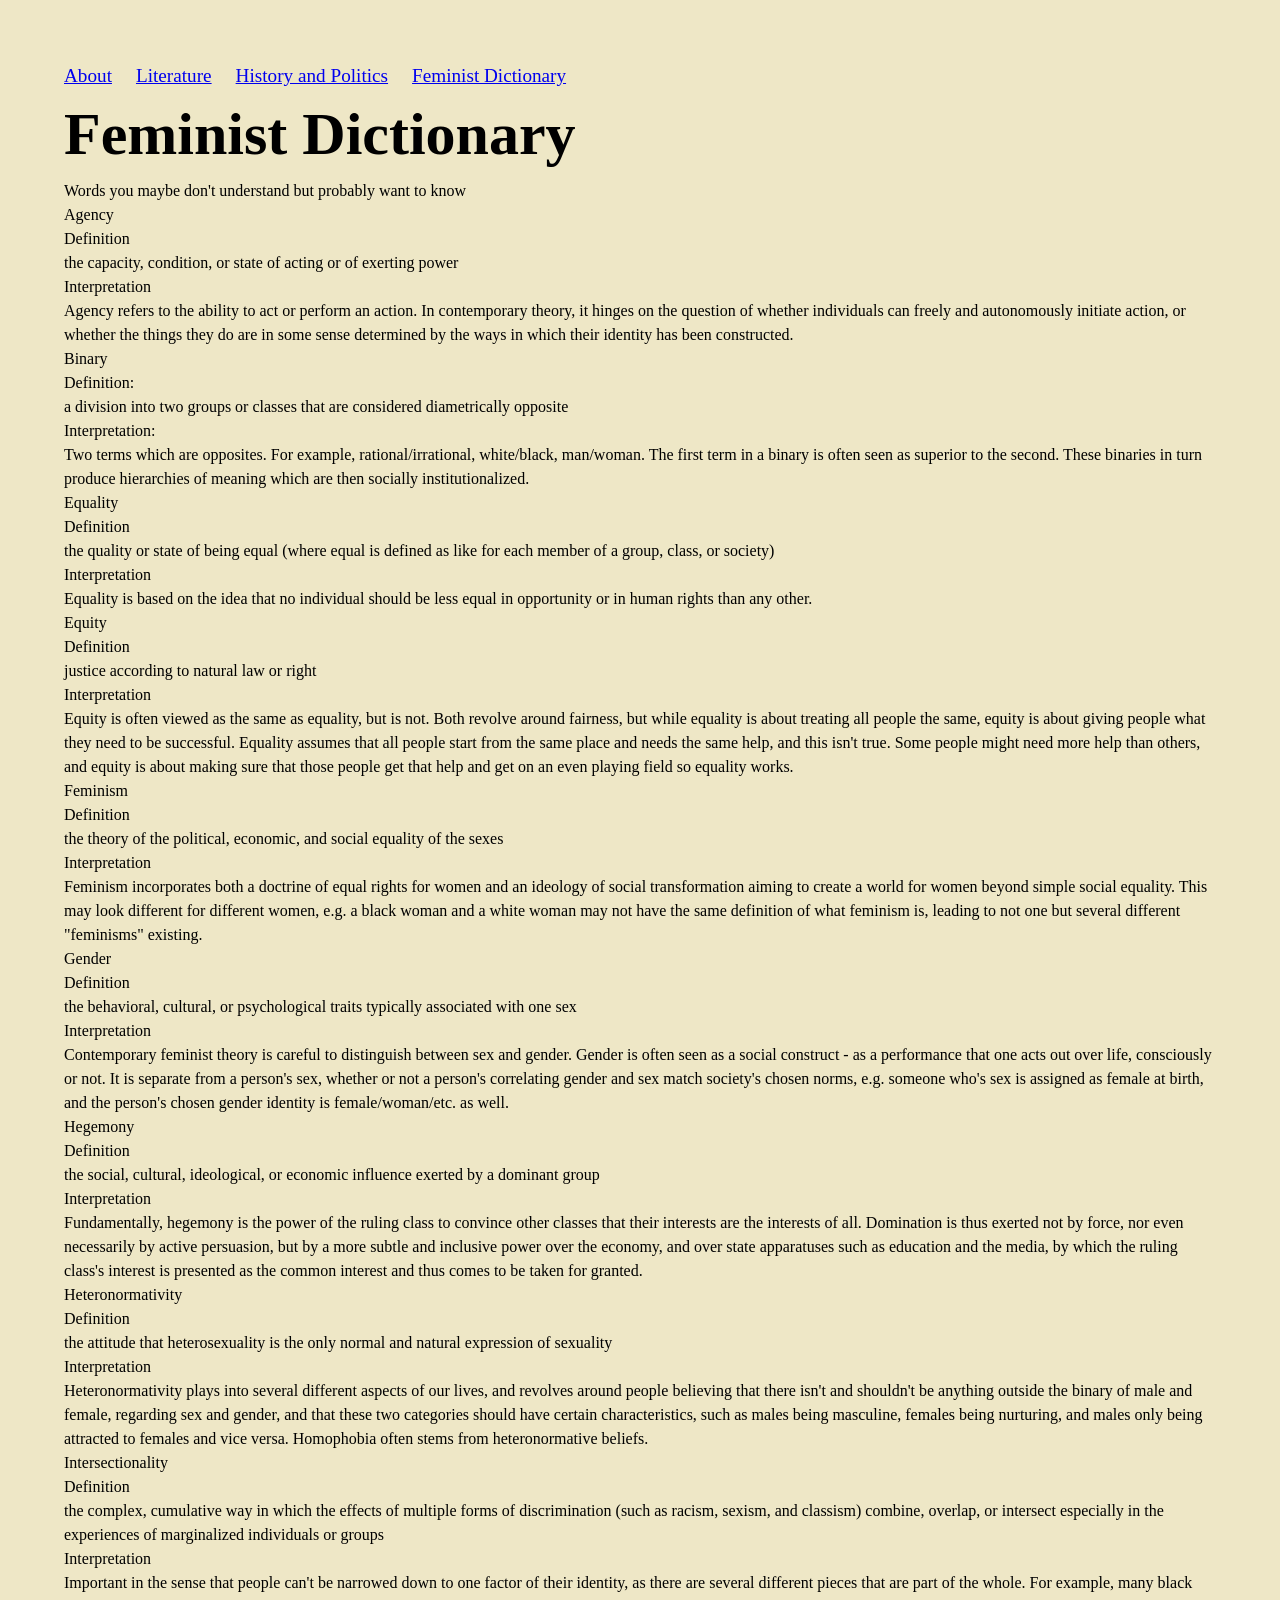
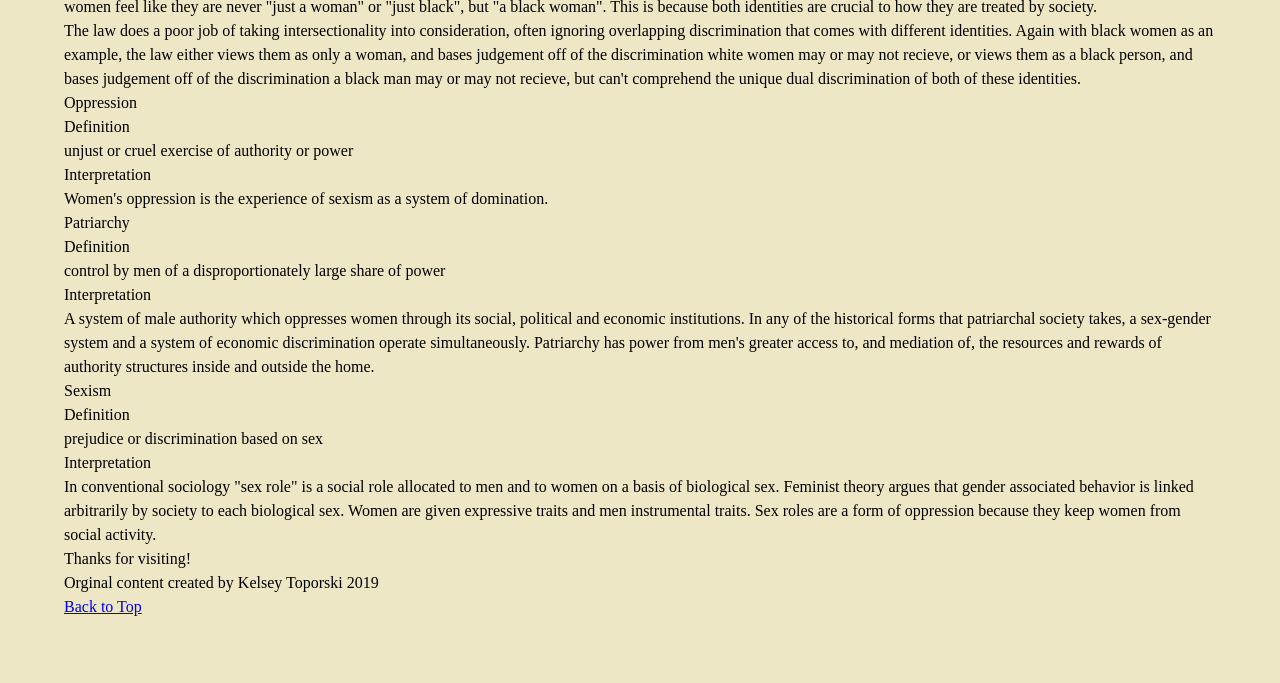
<file: femdict.html>
<!DOCTYPE html>
<html lang="en">
<head>
  <meta charset="UTF-8">

  <meta name="viewport" content="width=device-width, initial-scale=1.0">

  <!-- connects to the stylesheets -->
  <link rel="stylesheet" href="css/reset.css">
  <link rel="stylesheet" href="css/style.css">

  <!-- connect to a Google font -->  
  <!-- connect to a Font Aweseom font -->
  <!-- connect to a favicon -->

  <title>Women's Web - Dictionary</title>
</head>

<body>
  <header>
    <nav>
        <ul>
          <li><a href="index.html">About</a></li>
          <li><a href="literature.html">Literature</a></li>
          <li><a href="history.html">History and Politics</a></li>
          <li><a href="femdict.html">Feminist Dictionary</a></li>
        </ul>
    </nav>
      <!-- definitions from meriam webster -->
      <!-- interpretations from
            The Dictionary of Feminist Theory - Maggie Humm,
            Key Concepts In Post-Colonial Studies - Ashcroft, Bill, Gareth Griffiths, and Helen Tiffin,
            or myself -->
      <!-- interpretation of equity from https://everydayfeminism.com/2014/09/equality-is-not-enough/ -->

    <h1>Feminist Dictionary</h1>
    Words you maybe don't understand but probably want to know

  </header>

  <main>
  

      <!-- definitions from meriam webster -->
      <!-- interpretations from
            The Dictionary of Feminist Theory - Maggie Humm,
            Key Concepts In Post-Colonial Studies - Ashcroft, Bill, Gareth Griffiths, and Helen Tiffin,
            or myself -->
      <!-- interpretation of equity from https://everydayfeminism.com/2014/09/equality-is-not-enough/ -->

      <dl>
        <dt>Agency</dt>
        <dd>Definition
          <p>
            the capacity, condition, or state of acting or of exerting power
          </p>
        <dd>Interpretation
          <p>
            Agency refers to the ability to act or perform an action. In contemporary theory, it hinges on the question of whether individuals can freely and autonomously initiate action, or whether the things they do are in some sense determined by the ways in which their identity has been constructed.
          </p>

        
        <dt>Binary</dt>
        <dd>Definition:
          <p>
            a division into two groups or classes that are considered diametrically opposite
          </p></dd>
        <dd>Interpretation:
          <p>
            Two terms which are opposites. For example, rational/irrational, white/black, man/woman. The first term in a binary is often seen as superior to the second. These binaries in turn produce hierarchies of meaning which are then socially institutionalized.
          </p></dd>
        
          
        <dt>Equality</dt>
        <dd>Definition
          <p>
            the quality or state of being equal (where equal is defined as like for each member of a group, class, or society)
          </p></dd>
        <dd>Interpretation
          <p>
            Equality is based on the idea that no individual should be less equal in opportunity or in human rights than any other.
          </p></dd>
        
          
        <dt>Equity</dt>
        <dd>Definition
          <p>
            justice according to natural law or right
          </p></dd>
        <dd>Interpretation
          <p>
            Equity is often viewed as the same as equality, but is not. Both revolve around fairness, but while equality is about treating all people the same, equity is about giving people what they need to be successful. Equality assumes that all people start from the same place and needs the same help, and this isn't true. Some people might need more help than others, and equity is about making sure that those people get that help and get on an even playing field so equality works.
          </p></dd>
        
          
        <dt>Feminism</dt>
        <dd>Definition
          <p>
            the theory of the political, economic, and social equality of the sexes
          </p></dd>
        <dd>Interpretation
          <p>
            Feminism incorporates both a doctrine of equal rights for women and an ideology of social transformation aiming to create a world for women beyond simple social equality. This may look different for different women, e.g. a black woman and a white woman may not have the same definition of what feminism is, leading to not one but several different "feminisms" existing.
          </p></dd>
       
          
        <dt>Gender</dt>
        <dd>Definition
          <p>
            the behavioral, cultural, or psychological traits typically associated with one sex
          </p></dd>
        <dd>Interpretation
          <p>
            Contemporary feminist theory is careful to distinguish between sex and gender. Gender is often seen as a social construct - as a performance that one acts out over life, consciously or not. It is separate from a person's sex, whether or not a person's correlating gender and sex match society's chosen norms, e.g. someone who's sex is assigned as female at birth, and the person's chosen gender identity is female/woman/etc. as well.
          </p></dd>
        
          
        <dt>Hegemony</dt>
        <dd>Definition
          <p>
            the social, cultural, ideological, or economic influence exerted by a dominant group
          </p></dd>
        <dd>Interpretation
          <p>
            Fundamentally, hegemony is the power of the ruling class to convince other classes that their interests are the interests of all.  Domination is thus exerted not by force, nor even necessarily by active persuasion, but by a more subtle and inclusive power over the economy, and over state apparatuses such as education and the media, by which the ruling class's interest is presented as the common interest and thus comes to be taken for granted.
          </p></dd>
       
          
        <dt>Heteronormativity</dt>
        <dd>Definition
          <p>
            the attitude that heterosexuality is the only normal and natural expression of sexuality
          </p></dd>
        <dd>Interpretation
          <p>
            Heteronormativity plays into several different aspects of our lives, and revolves around people believing that there isn't and shouldn't be anything outside the binary of male and female, regarding sex and gender, and that these two categories should have certain characteristics, such as males being masculine, females being nurturing, and males only being attracted to females and vice versa. Homophobia often stems from heteronormative beliefs.
          </p></dd>
        
          
        <dt>Intersectionality</dt>
        <dd>Definition
          <p>
            the complex, cumulative way in which the effects of multiple forms of discrimination (such as racism, sexism, and classism) combine, overlap, or intersect especially in the experiences of marginalized individuals or groups
          </p></dd>
        <dd>Interpretation
          <p>
            Important in the sense that people can't be narrowed down to one factor of their identity, as there are several different pieces that are part of the whole. For example, many black women feel like they are never "just a woman" or "just black", but "a black woman". This is because both identities are crucial to how they are treated by society.
          </p>
          <p>
            The law does a poor job of taking intersectionality into consideration, often ignoring overlapping discrimination that comes with different identities. Again with black women as an example, the law either views them as only a woman, and bases judgement off of the discrimination white women may or may not recieve, or views them as a black person, and bases judgement off of the discrimination a black man may or may not recieve, but can't comprehend the unique dual discrimination of both of these identities.
          </p></dd>
           
          
        <dt>Oppression</dt>
        <dd>Definition
          <p>
            unjust or cruel exercise of authority or power
          </p></dd>
        <dd>Interpretation
          <p>
            Women's oppression is the experience of sexism as a system of domination.
          </p></dd>
       
          
        <dt>Patriarchy</dt>
        <dd>Definition
          <p>
            control by men of a disproportionately large share of power
          </p></dd>
        <dd>Interpretation
          <p>
            A system of male authority which oppresses women through its social, political and economic institutions. In any of the historical forms that patriarchal society takes, a sex-gender system and a system of economic discrimination operate simultaneously. Patriarchy has power from men's greater access to, and mediation of, the resources and rewards of authority structures inside and outside the home.
          </p></dd>
             
          
        <dt>Sexism</dt>
        <dd>Definition
          <p>
            prejudice or discrimination based on sex
          </p></dd>
        <dd>Interpretation
          <p>
            In conventional sociology "sex role" is a social role allocated to men and to women on a basis of biological sex. Feminist theory argues that gender associated behavior is linked arbitrarily by society to each biological sex. Women are given expressive traits and men instrumental traits. Sex roles are a form of oppression because they keep women from social activity.
          </p></dd>
      </dl>

    </main>

    <footer>
      <p class="thanks">
        Thanks for visiting! <i class="far fa-grin"></i>
      </p>
      <p>Orginal content created by Kelsey Toporski 2019</p>

      <a href="#top" class="tops">Back to Top</a>
    </footer>

</body>
</html>
</file>
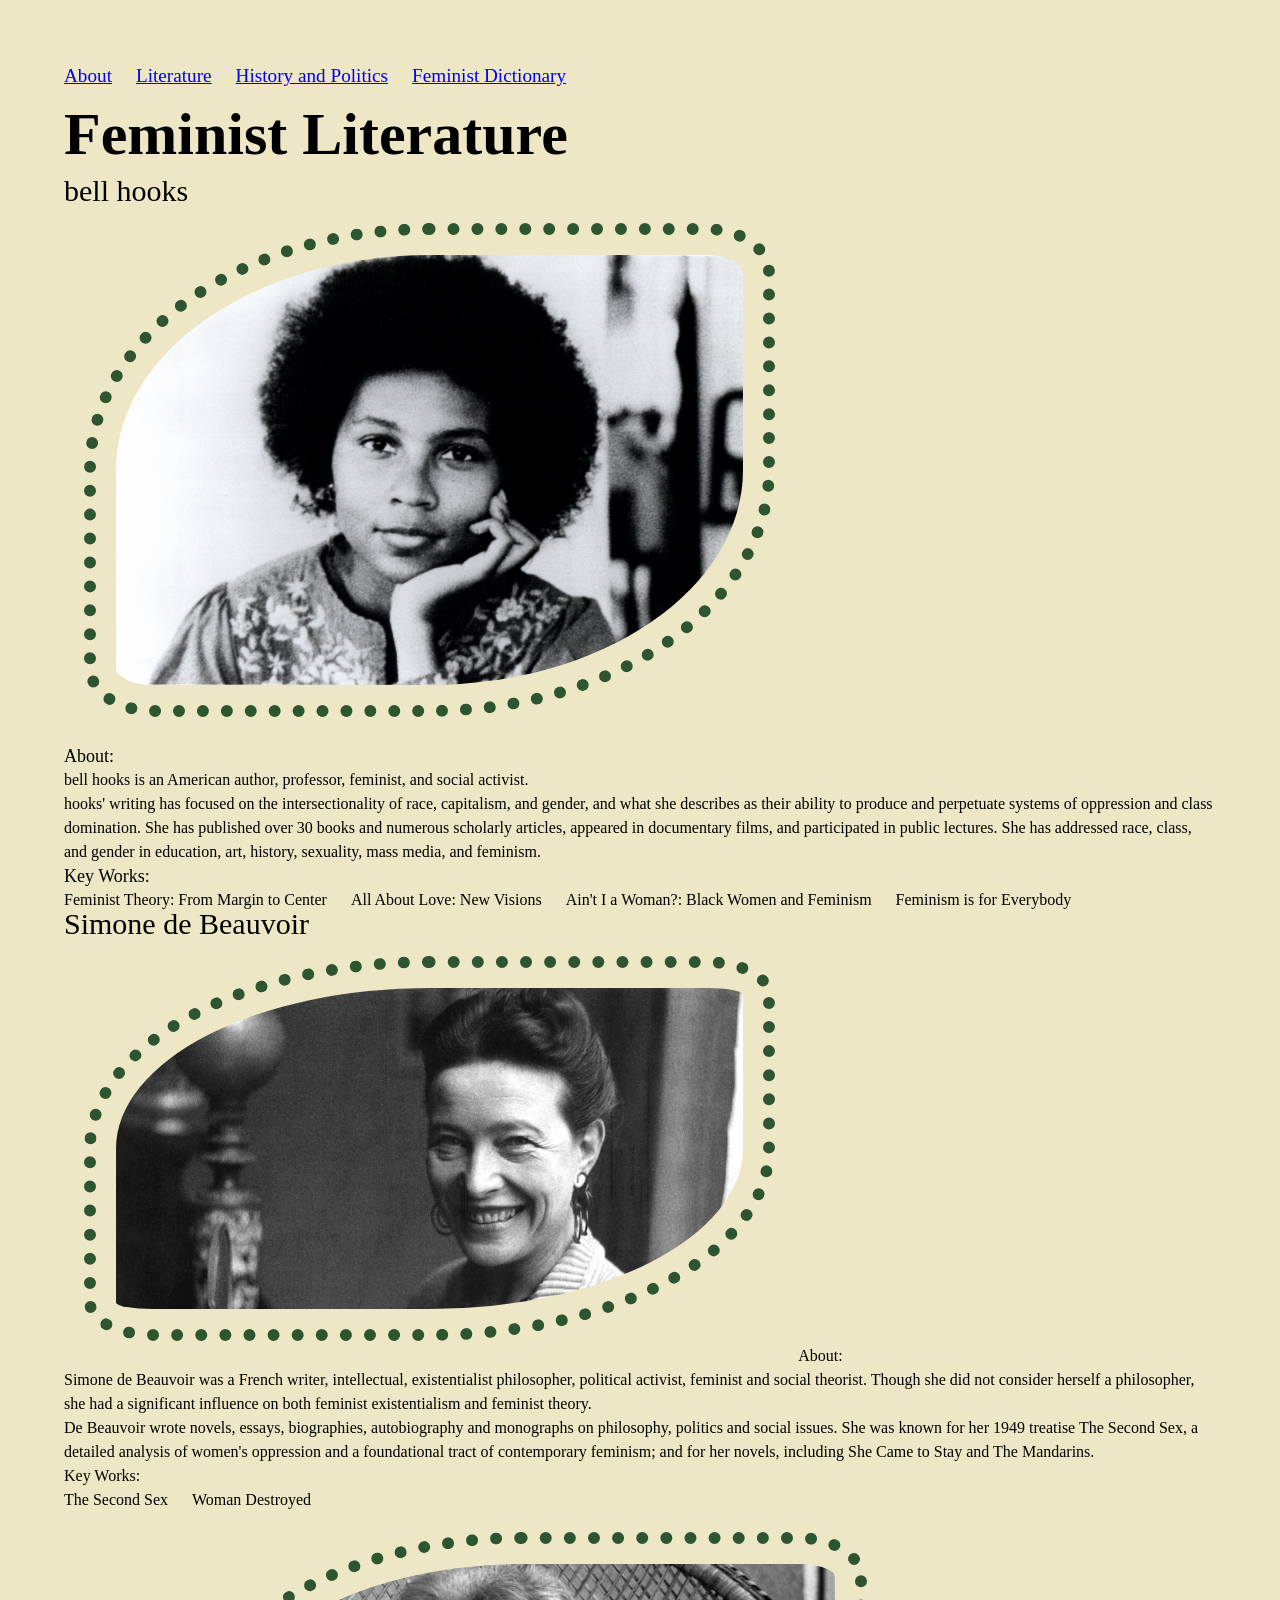
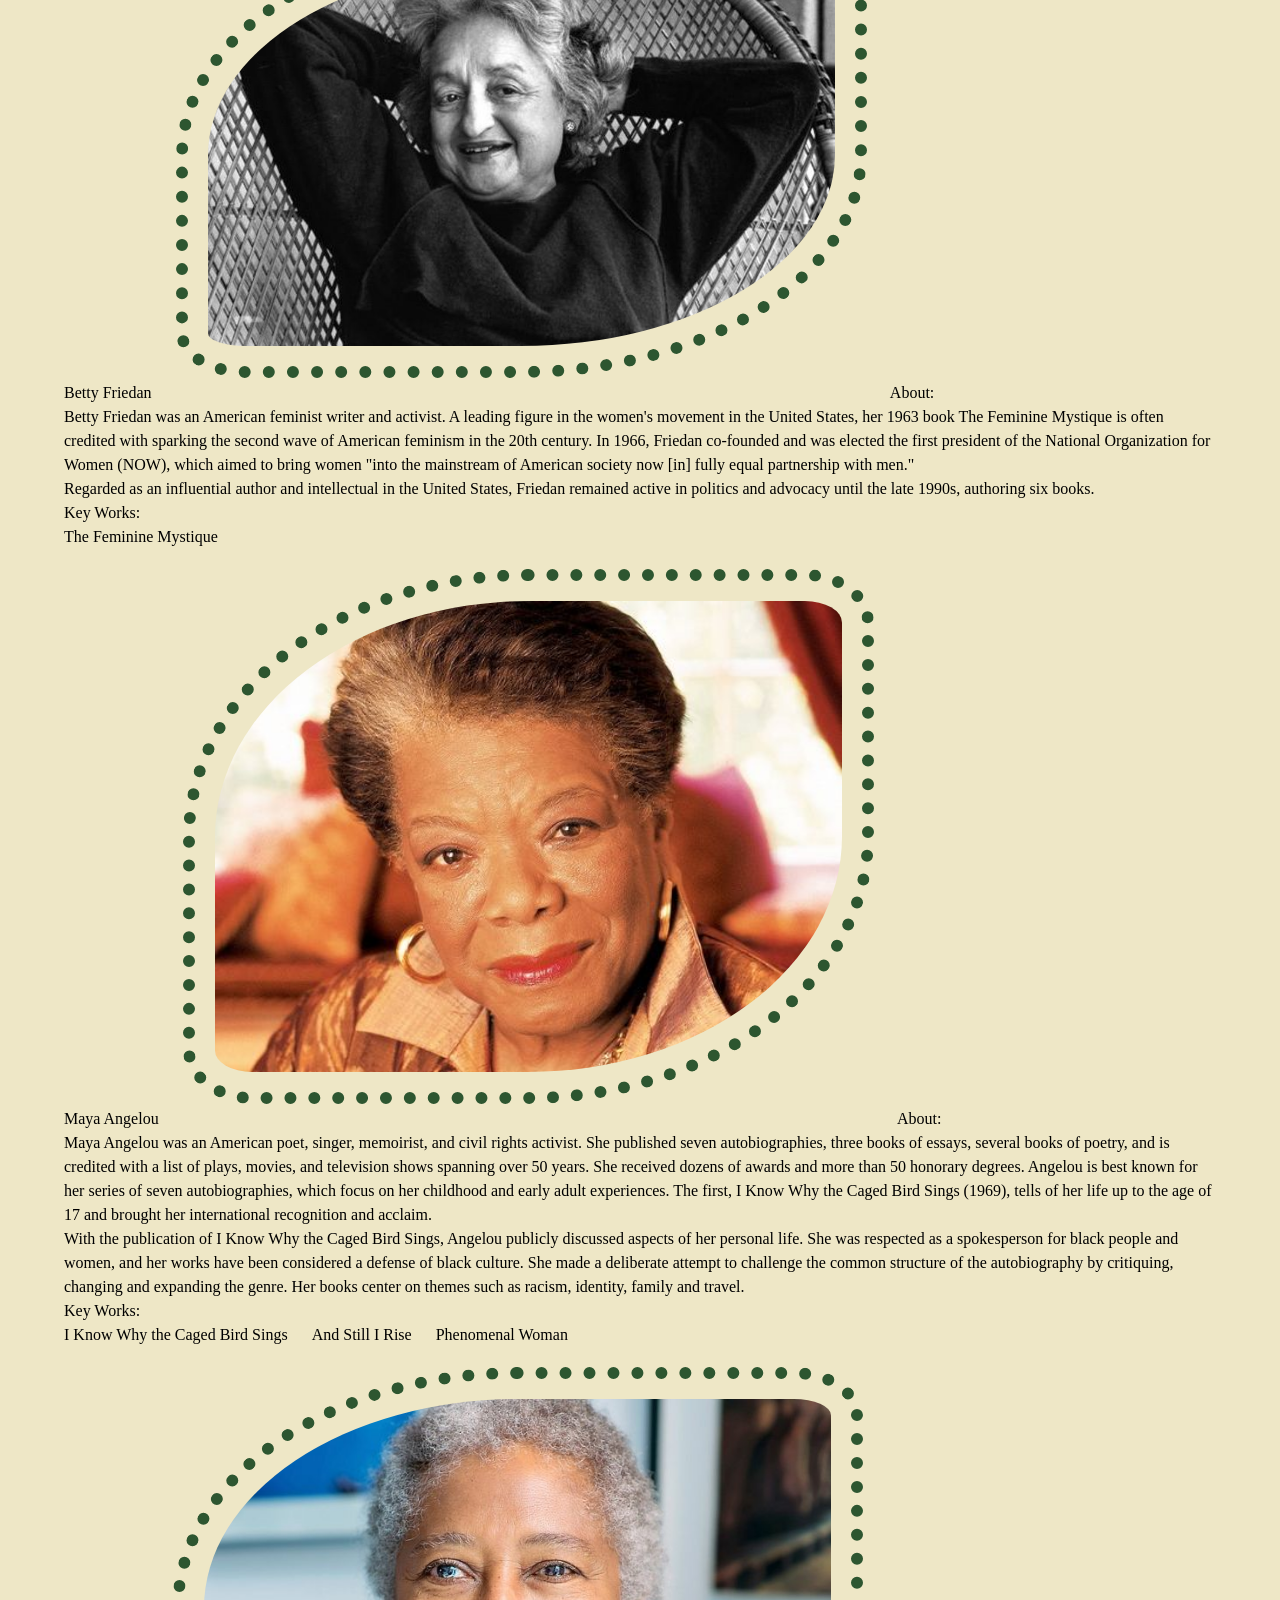
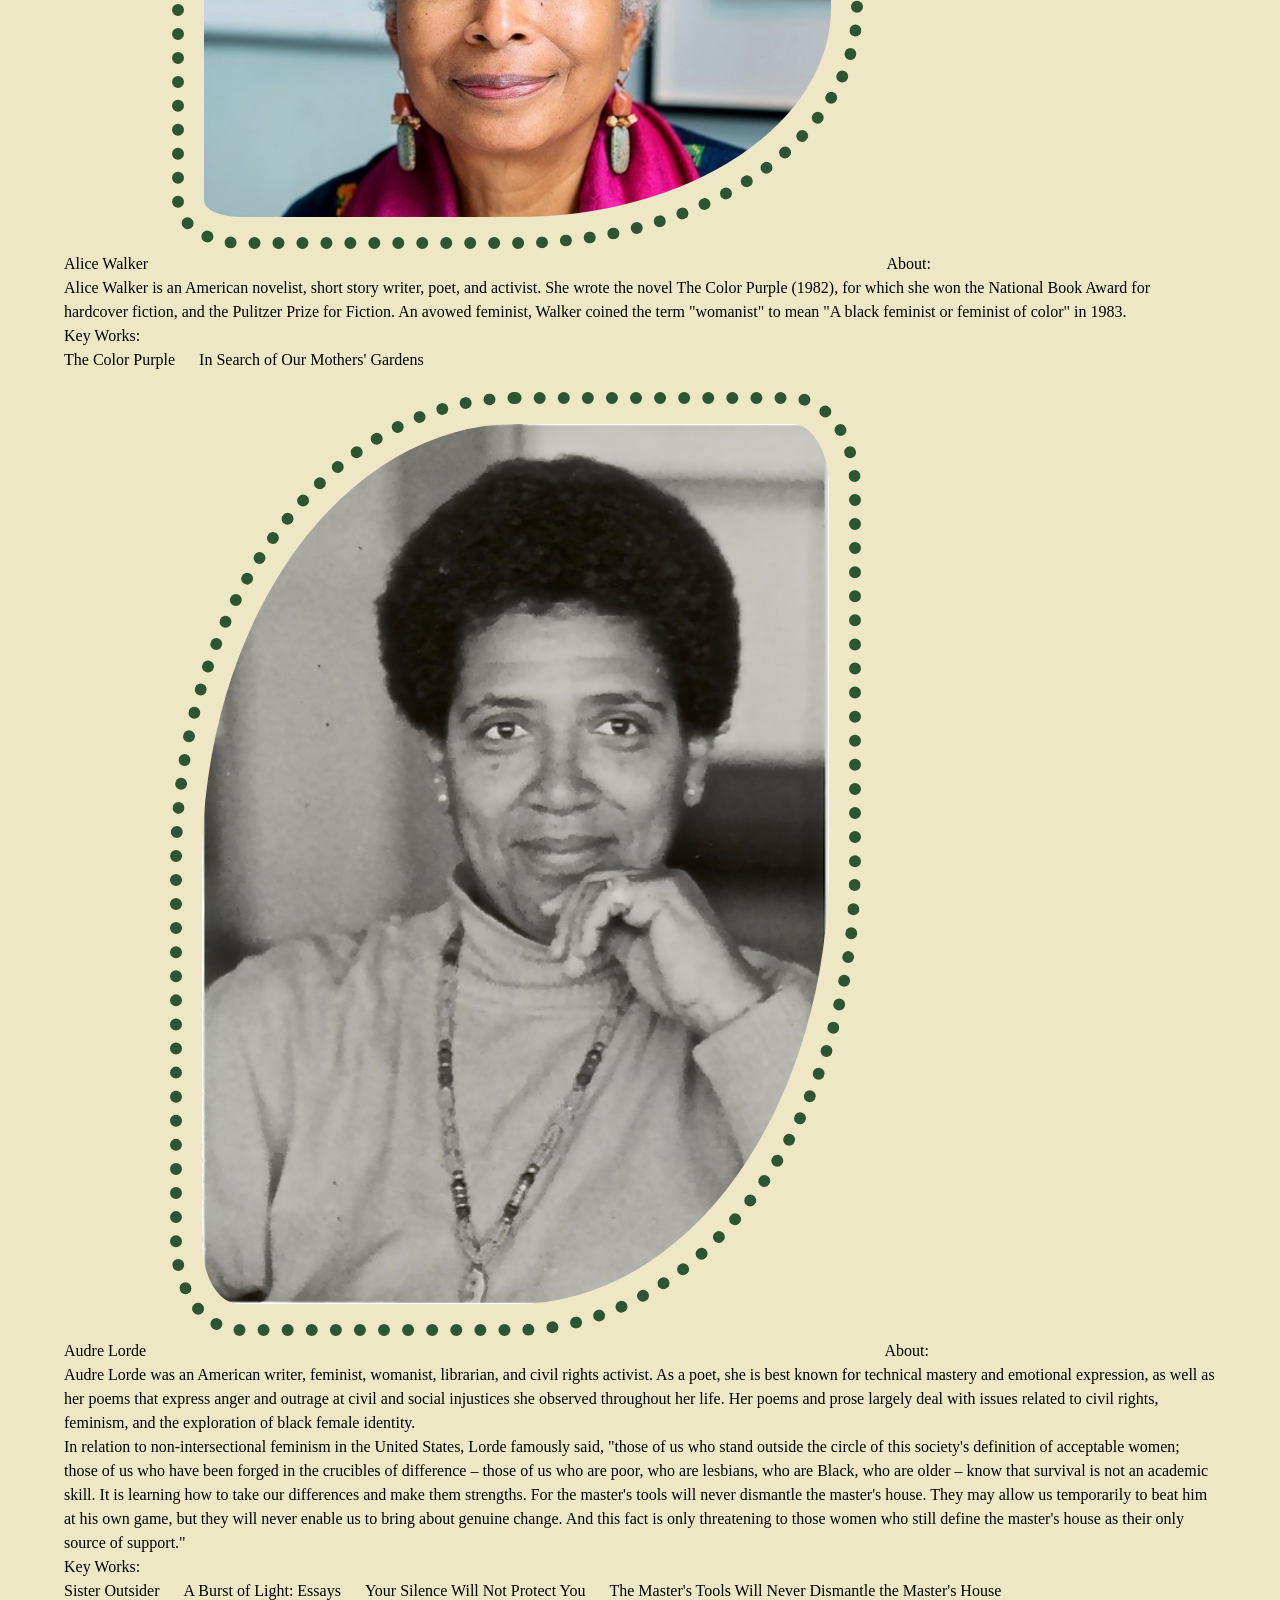
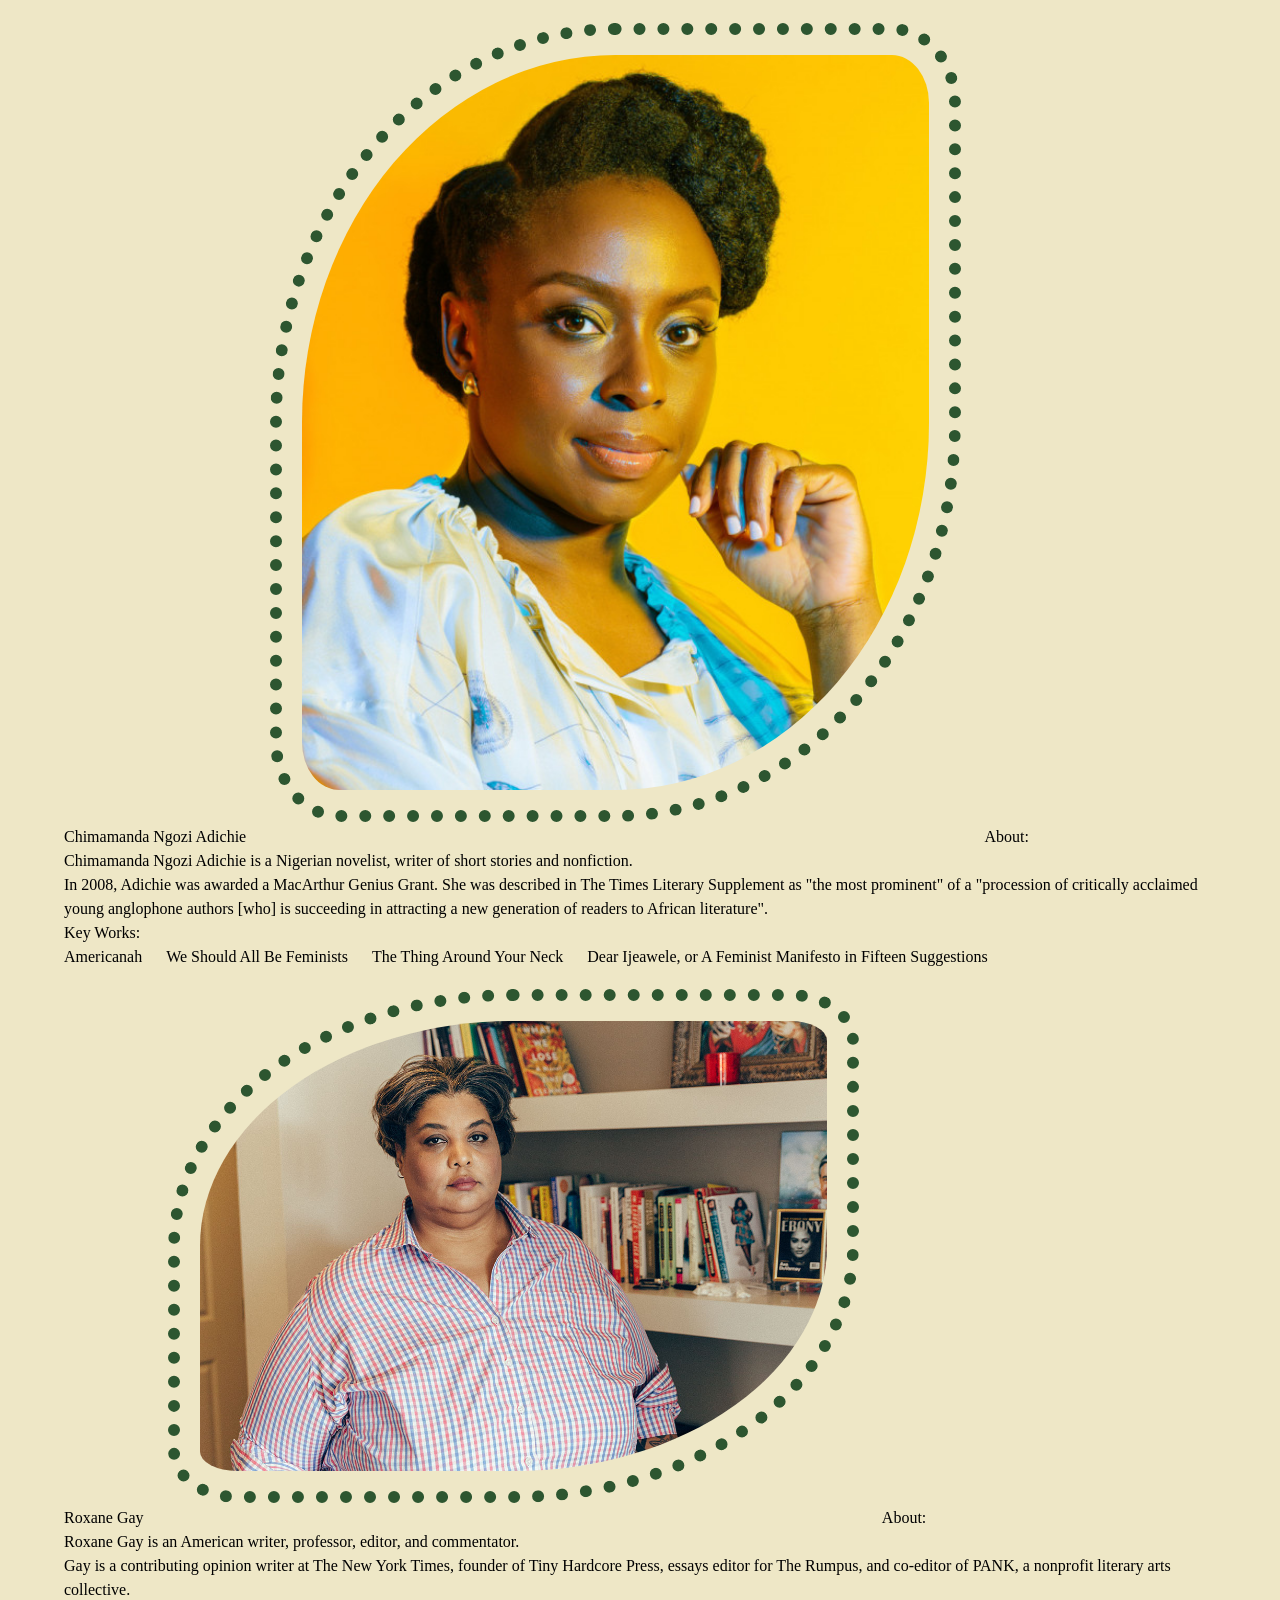
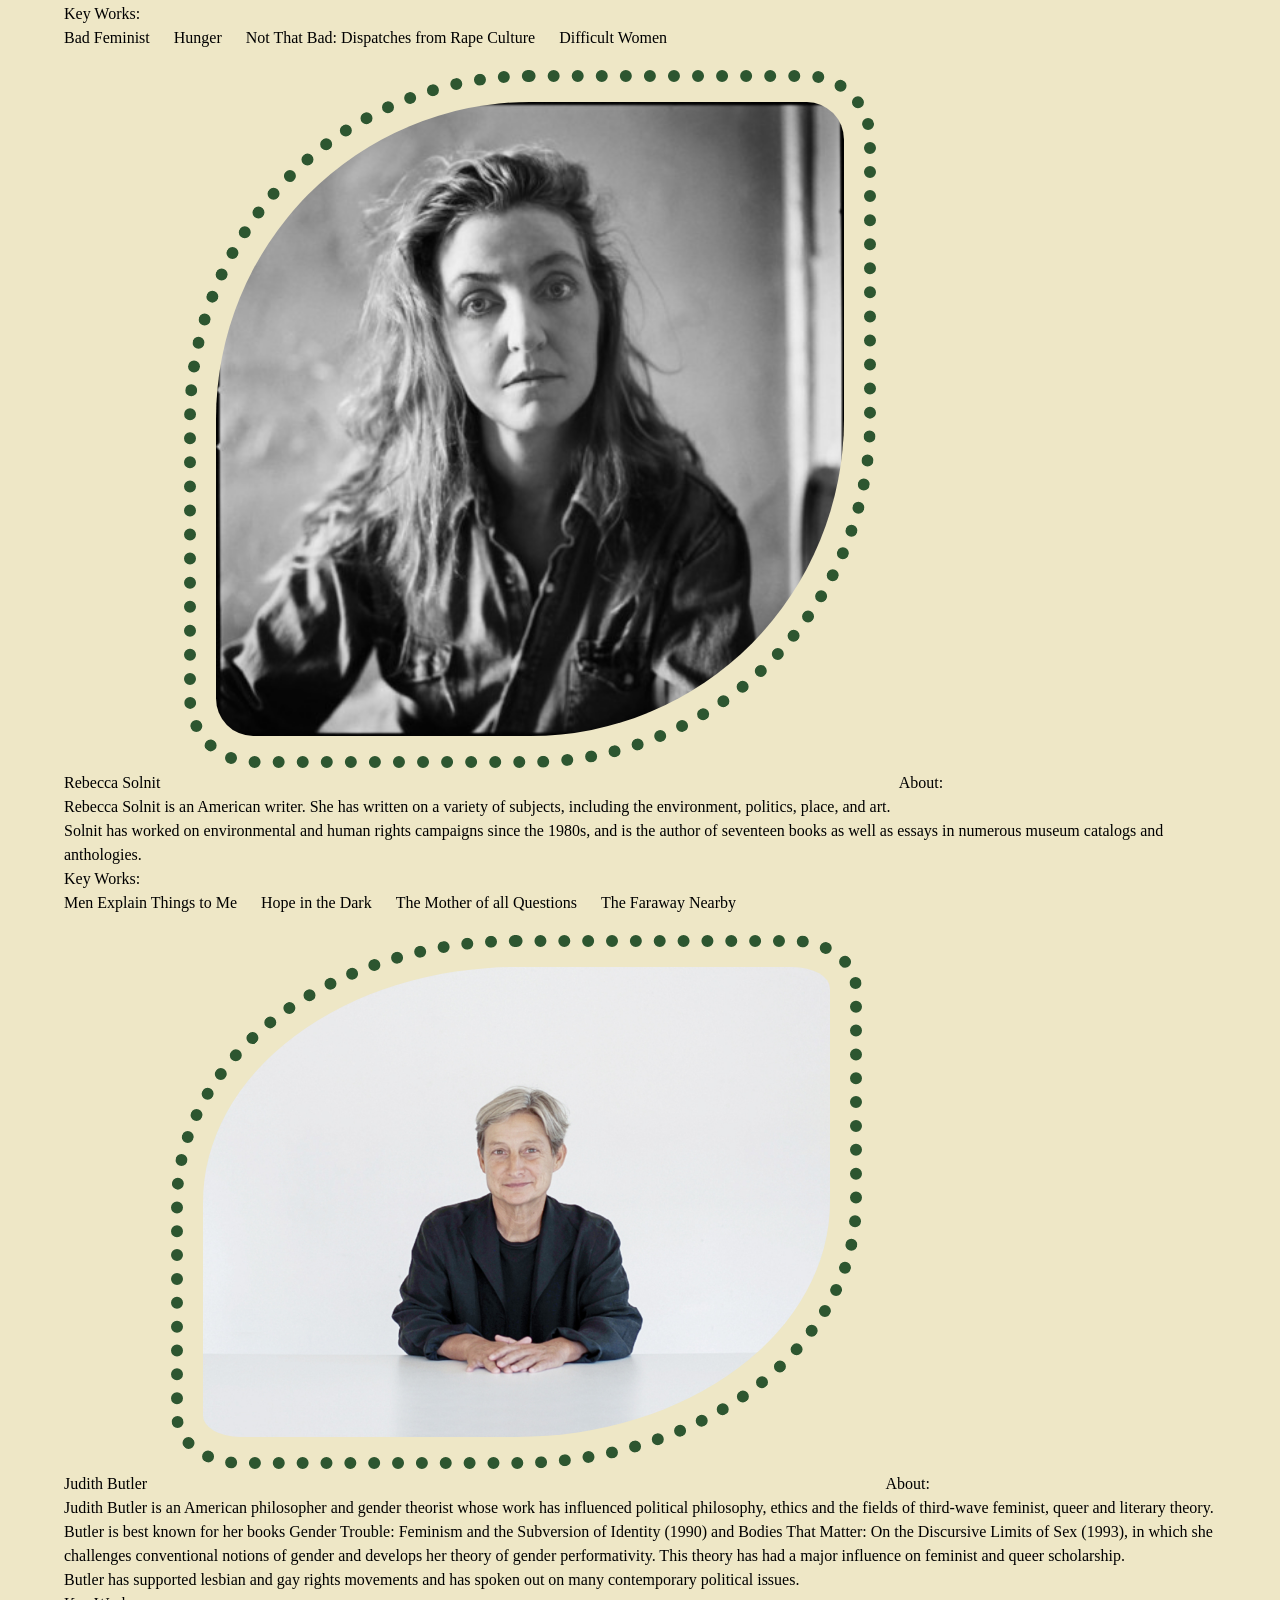
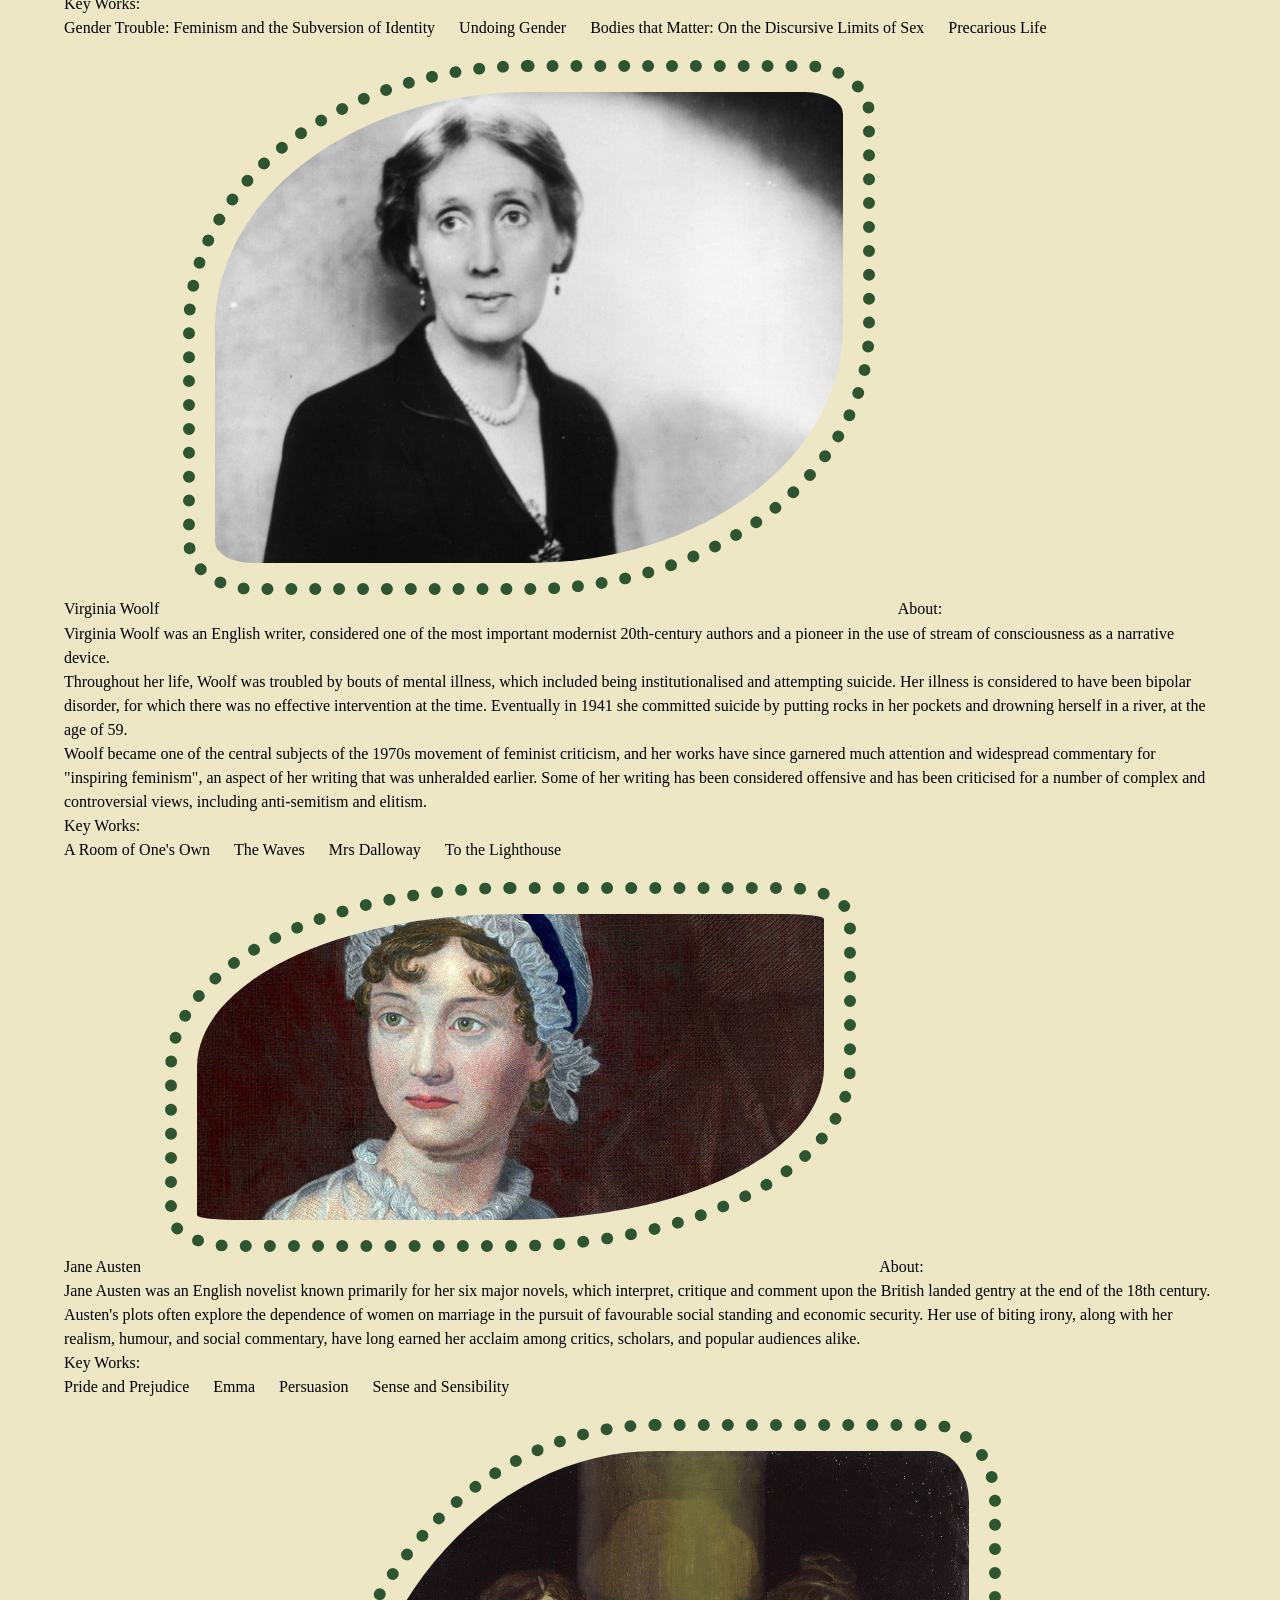
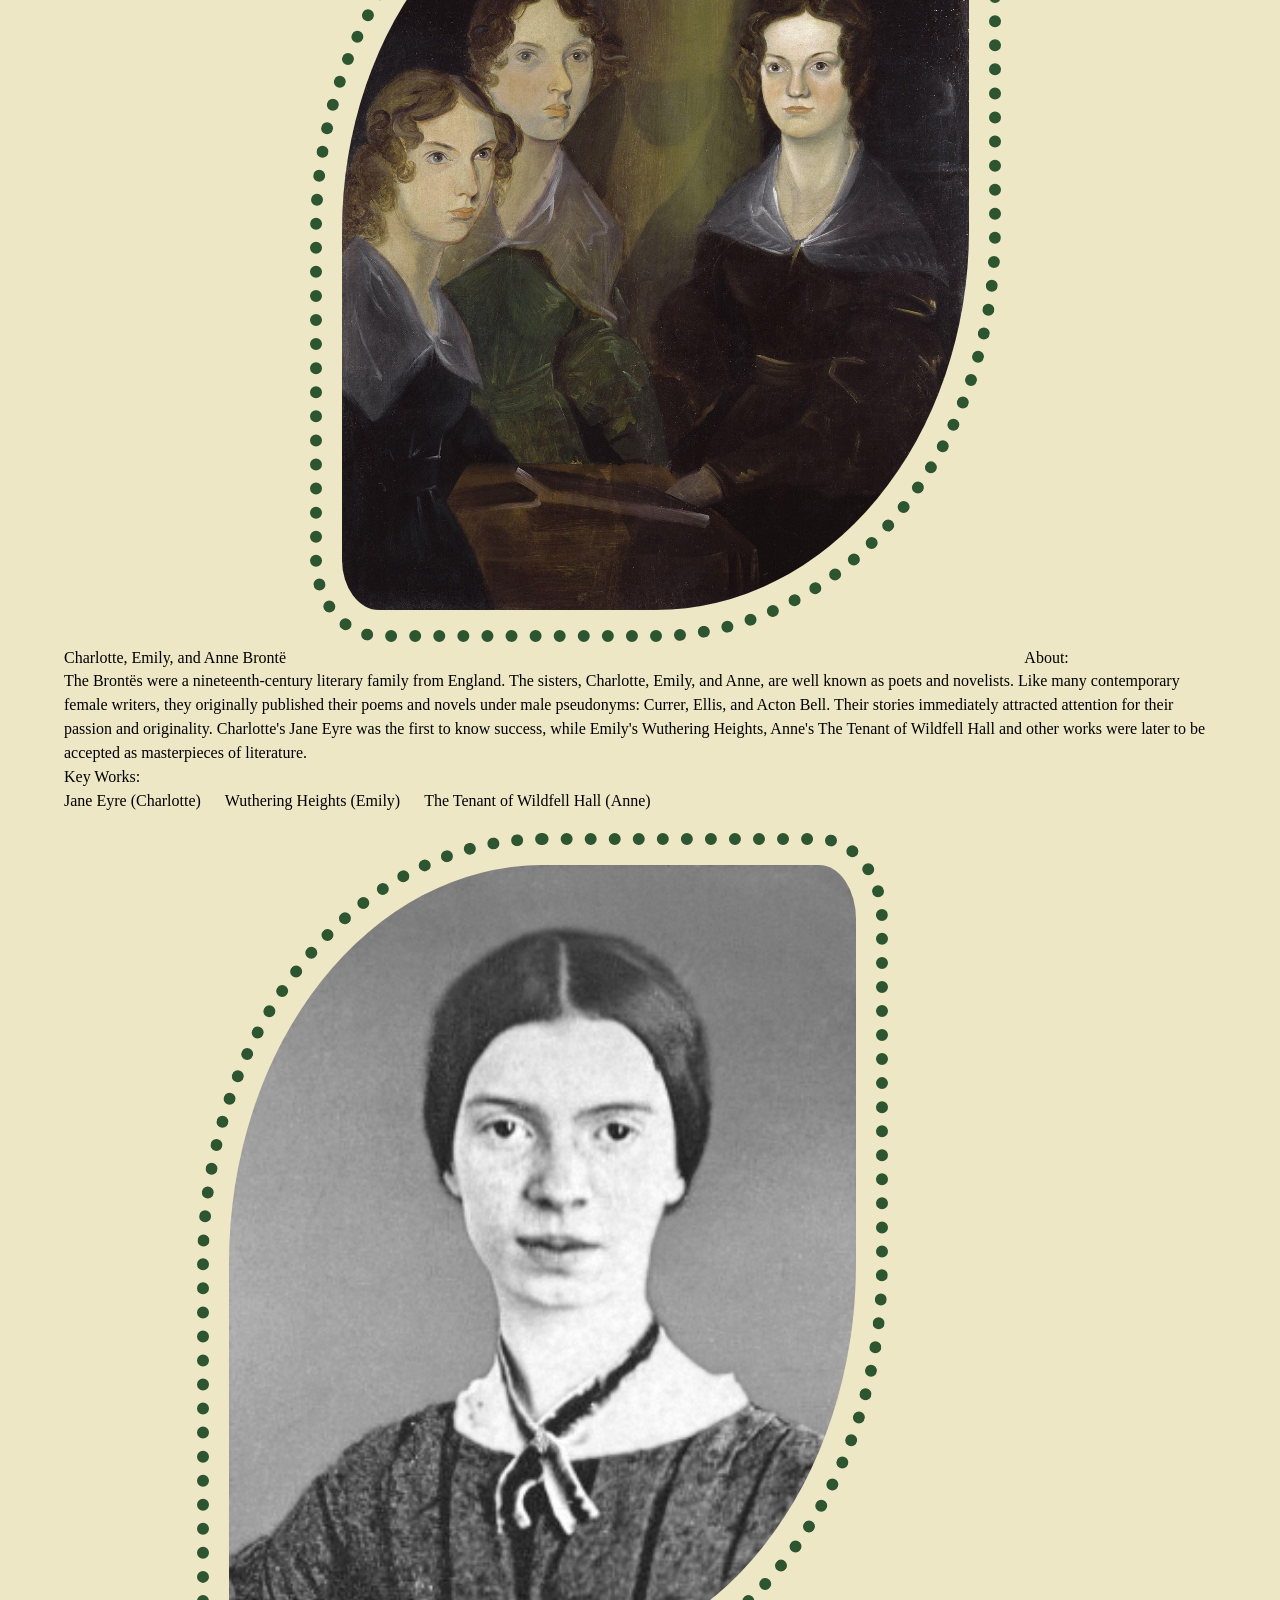
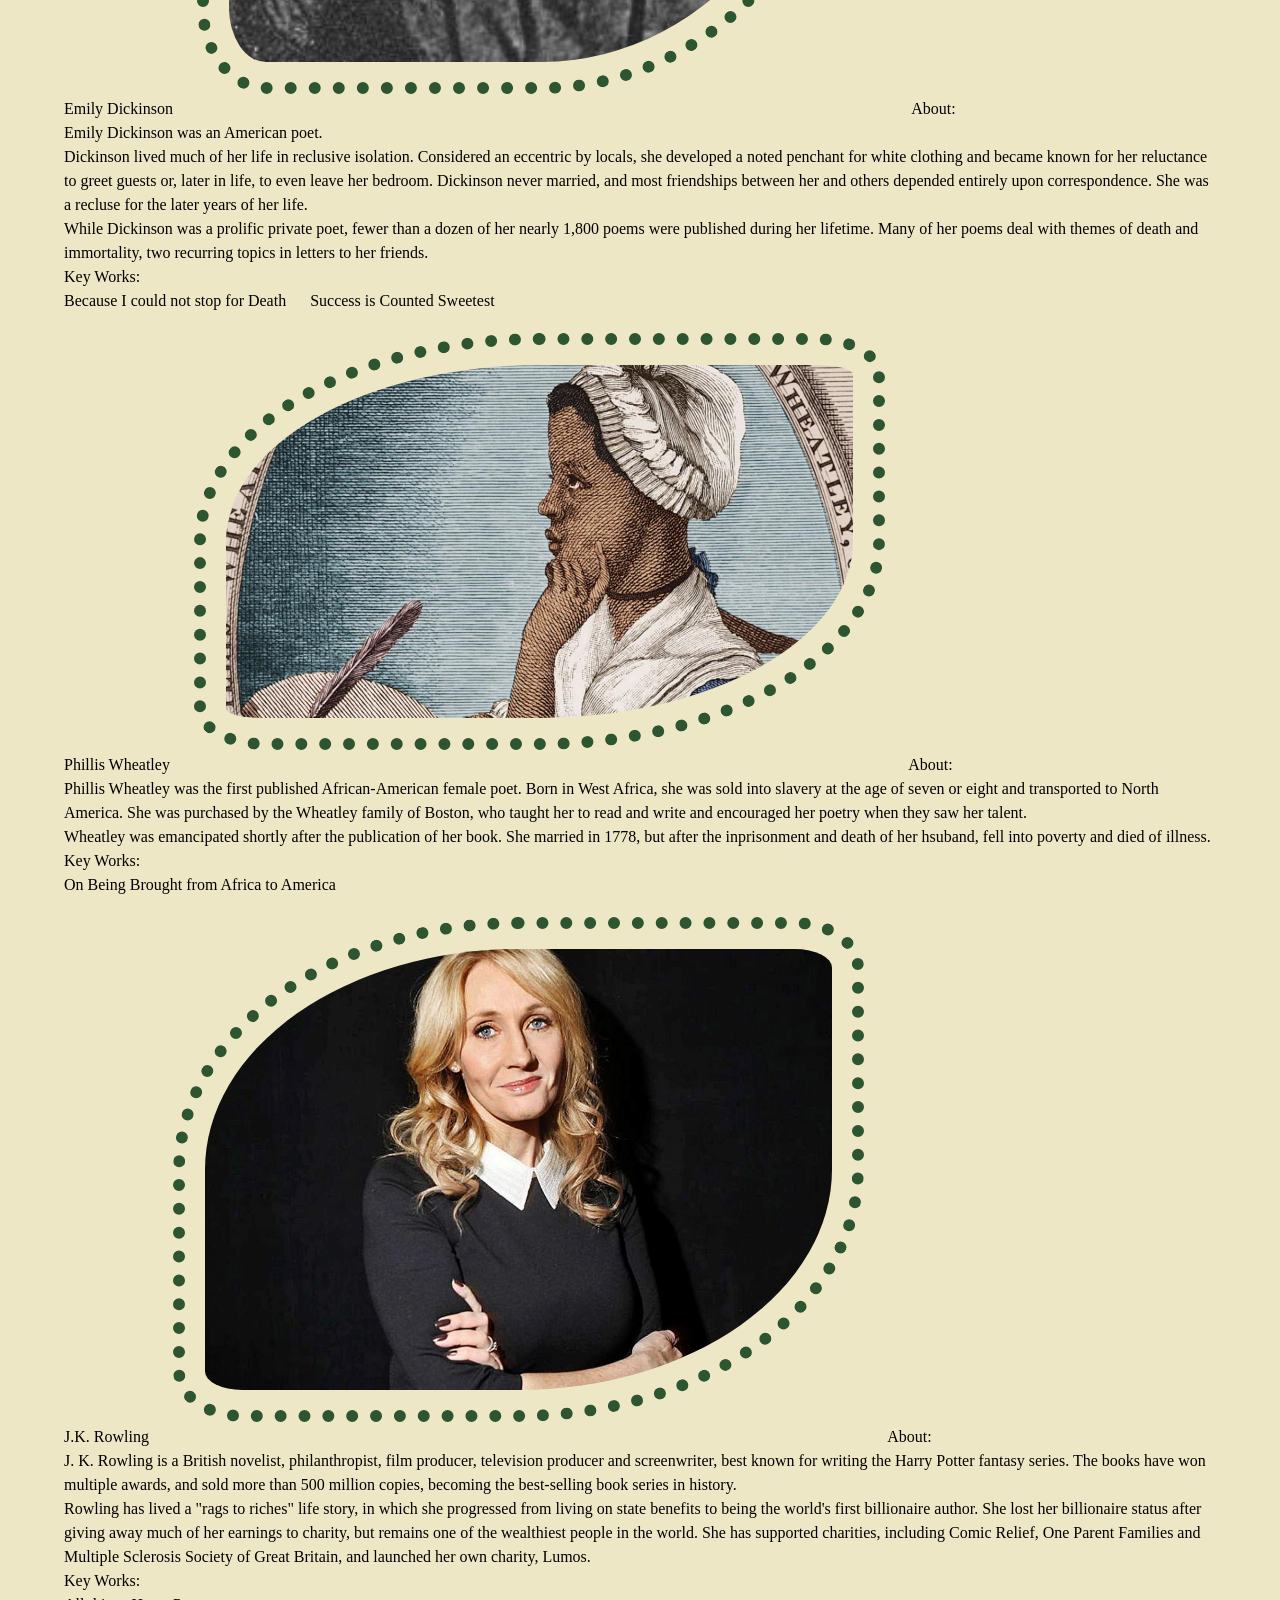
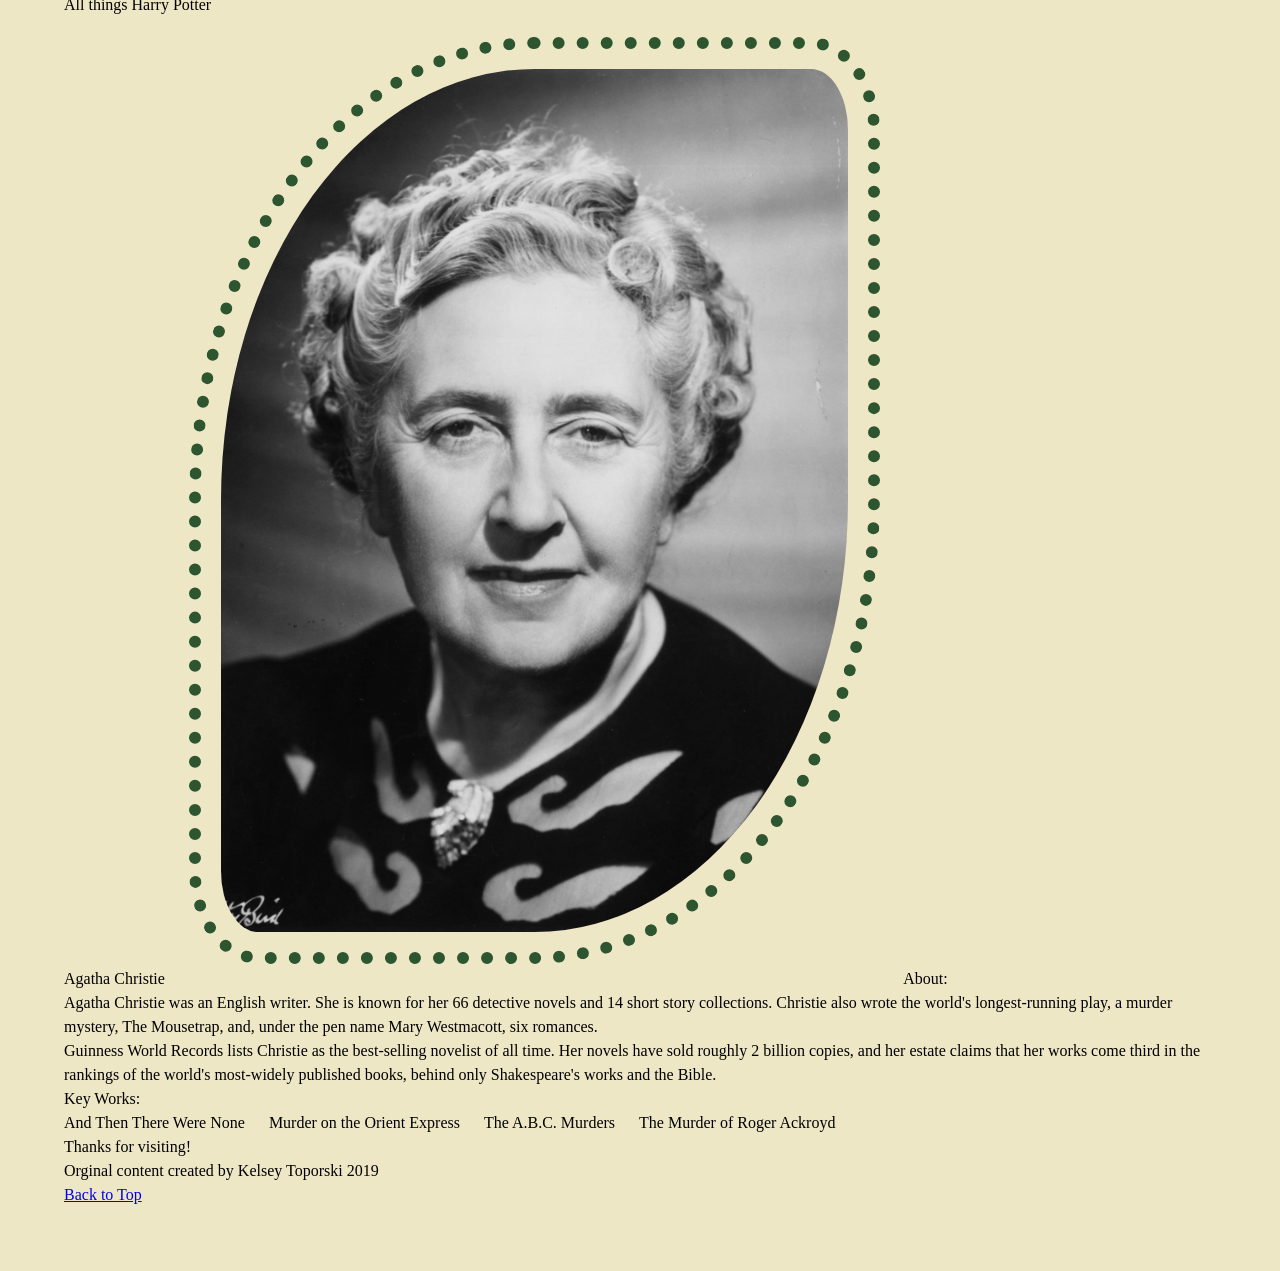
<file: literature.html>
<!DOCTYPE html>
<html lang="en">
<head>
  <meta charset="UTF-8">

  <meta name="viewport" content="width=device-width, initial-scale=1.0">

  <!-- connects to the stylesheets -->
  <link rel="stylesheet" href="css/reset.css">
  <link rel="stylesheet" href="css/style.css">

  <!-- connect to a Google font -->  
  <!-- connect to a Font Aweseom font -->
  <!-- connect to a favicon -->

  <title>Women's Web - Literature</title>
</head>

<body>
  <header>
    <nav>
        <ul>
          <li><a href="index.html">About</a></li>
          <li><a href="literature.html">Literature</a></li>
          <li><a href="history.html">History and Politics</a></li>
          <li><a href="femdict.html">Feminist Dictionary</a></li>
        </ul>
    </nav>
      <!-- definitions from meriam webster -->
      <!-- interpretations from
            The Dictionary of Feminist Theory - Maggie Humm,
            Key Concepts In Post-Colonial Studies - Ashcroft, Bill, Gareth Griffiths, and Helen Tiffin,
            or myself -->
      <!-- interpretation of equity from https://everydayfeminism.com/2014/09/equality-is-not-enough/ -->

    <h1>Feminist Literature</h1>
  </header>

  <main>

      <div>
      <h2>bell hooks</h2>
      <img src="images/bell_hooks.jpg"  width="200" alt="Image of bell hooks">
      <h3>About:</h3>
        <p>
          bell hooks is an American author, professor, feminist, and social activist.
        </p>
        <p>
          hooks' writing has focused on the intersectionality of race, capitalism, and gender, and what she describes as their ability to produce and perpetuate systems of oppression and class domination. She has published over 30 books and numerous scholarly articles, appeared in documentary films, and participated in public lectures. She has addressed race, class, and gender in education, art, history, sexuality, mass media, and feminism.
        </p>
      <h3>Key Works:</h3>
        <ul>
          <li>Feminist Theory: From Margin to Center</li>
          <li>All About Love: New Visions</li>
          <li>Ain't I a Woman?: Black Women and Feminism</li>
          <li>Feminism is for Everybody</li>
        </ul>
      </div>

      <div>
      <h2>Simone de Beauvoir</h2>
      <img src="images/simone_db.jpg"  width="200" alt="Image of Simone de Beauvoir">
      About:
        <p>
          Simone de Beauvoir was a French writer, intellectual, existentialist philosopher, political activist, feminist and social theorist. Though she did not consider herself a philosopher, she had a significant influence on both feminist existentialism and feminist theory.
        </p>
        <p>
          De Beauvoir wrote novels, essays, biographies, autobiography and monographs on philosophy, politics and social issues. She was known for her 1949 treatise The Second Sex, a detailed analysis of women's oppression and a foundational tract of contemporary feminism; and for her novels, including She Came to Stay and The Mandarins.
        </p>
      Key Works:
        <ul>
          <li>The Second Sex</li>
          <li>Woman Destroyed</li>
        </ul>
      </div>

      <div>
      Betty Friedan
      <img src="images/betty_friedan.jpg"  width="200" alt="Image of Betty Friedan">
      About:
        <p>
          Betty Friedan was an American feminist writer and activist. A leading figure in the women's movement in the United States, her 1963 book The Feminine Mystique is often credited with sparking the second wave of American feminism in the 20th century. In 1966, Friedan co-founded and was elected the first president of the National Organization for Women (NOW), which aimed to bring women "into the mainstream of American society now [in] fully equal partnership with men."
        </p>
        <p>
          Regarded as an influential author and intellectual in the United States, Friedan remained active in politics and advocacy until the late 1990s, authoring six books.
        </p>
      Key Works:
        <ul>
          <li>The Feminine Mystique</li>
        </ul>
      </div>

      <div>
      Maya Angelou
      <img src="images/maya_angelou.jpg"  width="200" alt="Image of Maya Angelou">
      About:
        <p>
          Maya Angelou was an American poet, singer, memoirist, and civil rights activist. She published seven autobiographies, three books of essays, several books of poetry, and is credited with a list of plays, movies, and television shows spanning over 50 years. She received dozens of awards and more than 50 honorary degrees. Angelou is best known for her series of seven autobiographies, which focus on her childhood and early adult experiences. The first, I Know Why the Caged Bird Sings (1969), tells of her life up to the age of 17 and brought her international recognition and acclaim.
        </p>
        <p>
          With the publication of I Know Why the Caged Bird Sings, Angelou publicly discussed aspects of her personal life. She was respected as a spokesperson for black people and women, and her works have been considered a defense of black culture. She made a deliberate attempt to challenge the common structure of the autobiography by critiquing, changing and expanding the genre. Her books center on themes such as racism, identity, family and travel.
        </p>
      Key Works:
        <ul>
          <li>I Know Why the Caged Bird Sings</li>
          <li>And Still I Rise</li>
          <li>Phenomenal Woman</li>
        </ul>
      </div>

      <!-- <script>
        alert("HI");
        console.log("hey good lookin");
      </script> -->

      <div>
      Alice Walker
      <img src="images/alice_walker.jpg"  width="200" alt="Image of Alice Walker">
      About:
        <p>
          Alice Walker is an American novelist, short story writer, poet, and activist. She wrote the novel The Color Purple (1982), for which she won the National Book Award for hardcover fiction, and the Pulitzer Prize for Fiction. An avowed feminist, Walker coined the term "womanist" to mean "A black feminist or feminist of color" in 1983.
        </p>
      Key Works:
        <ul>
          <li>The Color Purple</li>
          <li>In Search of Our Mothers' Gardens</li>
        </ul>
      </div>

      <div>
      Audre Lorde
      <img src="images/audre_lorde.jpg"  width="200" alt="Image of Audre Lorde">
      About:
        <p>
          Audre Lorde was an American writer, feminist, womanist, librarian, and civil rights activist. As a poet, she is best known for technical mastery and emotional expression, as well as her poems that express anger and outrage at civil and social injustices she observed throughout her life. Her poems and prose largely deal with issues related to civil rights, feminism, and the exploration of black female identity.
        </p>
        <p>
          In relation to non-intersectional feminism in the United States, Lorde famously said, "those of us who stand outside the circle of this society's definition of acceptable women; those of us who have been forged in the crucibles of difference – those of us who are poor, who are lesbians, who are Black, who are older – know that survival is not an academic skill. It is learning how to take our differences and make them strengths. For the master's tools will never dismantle the master's house. They may allow us temporarily to beat him at his own game, but they will never enable us to bring about genuine change. And this fact is only threatening to those women who still define the master's house as their only source of support."
        </p>
      Key Works:
        <ul>
          <li>Sister Outsider</li>
          <li>A Burst of Light: Essays</li>
          <li>Your Silence Will Not Protect You</li>
          <li>The Master's Tools Will Never Dismantle the Master's House</li>
        </ul>
      </div>

      <div>
      Chimamanda Ngozi Adichie
      <img src="images/chimamanda.jpg"  width="200" alt="Image of Chimamanda Ngozi Adichie">
      About:
        <p>
          Chimamanda Ngozi Adichie is a Nigerian novelist, writer of short stories and nonfiction.
        </p>
        <p>
          In 2008, Adichie was awarded a MacArthur Genius Grant. She was described in The Times Literary Supplement as "the most prominent" of a "procession of critically acclaimed young anglophone authors [who] is succeeding in attracting a new generation of readers to African literature".
        </p>
      Key Works:
        <ul>
          <li>Americanah</li>
          <li>We Should All Be Feminists</li>
          <li>The Thing Around Your Neck</li>
          <li>Dear Ijeawele, or A Feminist Manifesto in Fifteen Suggestions</li>
        </ul>
      </div>

      <div>
      Roxane Gay
      <img src="images/roxane_gay.jpg"  width="200" alt="Image of Roxane Gay">
      About:
        <p>
          Roxane Gay is an American writer, professor, editor, and commentator.
        </p>
        <p>
          Gay is a contributing opinion writer at The New York Times, founder of Tiny Hardcore Press, essays editor for The Rumpus, and co-editor of PANK, a nonprofit literary arts collective.
        </p>
      Key Works:
        <ul>
          <li>Bad Feminist</li>
          <li>Hunger</li>
          <li>Not That Bad: Dispatches from Rape Culture</li>
          <li>Difficult Women</li>
        </ul>
      </div>

      <div>
      Rebecca Solnit
      <img src="images/rebecca_solnit.jpg"  width="200" alt="Image of Rebecca Solnit">
      About:
        <p>
          Rebecca Solnit is an American writer. She has written on a variety of subjects, including the environment, politics, place, and art.
        </p>
        <p>
          Solnit has worked on environmental and human rights campaigns since the 1980s, and is the author of seventeen books as well as essays in numerous museum catalogs and anthologies.
        </p>
      Key Works:
        <ul>
          <li>Men Explain Things to Me</li>
          <li>Hope in the Dark</li>
          <li>The Mother of all Questions</li>
          <li>The Faraway Nearby</li>
        </ul>
      </div>

      <div>
      Judith Butler
      <img src="images/judith_butler.jpg"  width="200" alt="Image of Judith Butler">
      About:
        <p>
          Judith Butler is an American philosopher and gender theorist whose work has influenced political philosophy, ethics and the fields of third-wave feminist, queer and literary theory.
        </p>
        <p>
          Butler is best known for her books Gender Trouble: Feminism and the Subversion of Identity (1990) and Bodies That Matter: On the Discursive Limits of Sex (1993), in which she challenges conventional notions of gender and develops her theory of gender performativity. This theory has had a major influence on feminist and queer scholarship.
        </p>
        <p>
          Butler has supported lesbian and gay rights movements and has spoken out on many contemporary political issues.
        </p>
      Key Works:
        <ul>
          <li>Gender Trouble: Feminism and the Subversion of Identity</li>
          <li>Undoing Gender</li>
          <li>Bodies that Matter: On the Discursive Limits of Sex</li>
          <li>Precarious Life</li>
        </ul>
      </div>

      <div>
      Virginia Woolf
      <img src="images/virginia_woolf.jpg"  width="200" alt="Image of Virginia Woolf">
      About:
        <p>
          Virginia Woolf was an English writer, considered one of the most important modernist 20th-century authors and a pioneer in the use of stream of consciousness as a narrative device.
        </p>
        <p>
          Throughout her life, Woolf was troubled by bouts of mental illness, which included being institutionalised and attempting suicide. Her illness is considered to have been bipolar disorder, for which there was no effective intervention at the time. Eventually in 1941 she committed suicide by putting rocks in her pockets and drowning herself in a river, at the age of 59.
        </p>
        <p>
          Woolf became one of the central subjects of the 1970s movement of feminist criticism, and her works have since garnered much attention and widespread commentary for "inspiring feminism", an aspect of her writing that was unheralded earlier. Some of her writing has been considered offensive and has been criticised for a number of complex and controversial views, including anti-semitism and elitism.
        </p>
      Key Works:
        <ul>
          <li>A Room of One's Own</li>
          <li>The Waves</li>
          <li>Mrs Dalloway</li>
          <li>To the Lighthouse</li>
        </ul>
      </div>

      <div>
      Jane Austen
      <img src="images/jane_austen.jpg"  width="200" alt="Image of Jane Austen">
      About:
        <p>
          Jane Austen was an English novelist known primarily for her six major novels, which interpret, critique and comment upon the British landed gentry at the end of the 18th century. Austen's plots often explore the dependence of women on marriage in the pursuit of favourable social standing and economic security. Her use of biting irony, along with her realism, humour, and social commentary, have long earned her acclaim among critics, scholars, and popular audiences alike.
        </p>
      Key Works:
        <ul>
          <li>Pride and Prejudice</li>
          <li>Emma</li>
          <li>Persuasion</li>
          <li>Sense and Sensibility</li>
        </ul>
      </div>

      <div>
      Charlotte, Emily, and Anne Brontë
      <img src="images/bronte_sisters.jpg"  width="200" alt="Image of Charlotte, Emily, and Anne Brontë">
      About:
        <p>
          The Brontës were a nineteenth-century literary family from England. The sisters, Charlotte, Emily, and Anne, are well known as poets and novelists. Like many contemporary female writers, they originally published their poems and novels under male pseudonyms: Currer, Ellis, and Acton Bell. Their stories immediately attracted attention for their passion and originality. Charlotte's Jane Eyre was the first to know success, while Emily's Wuthering Heights, Anne's The Tenant of Wildfell Hall and other works were later to be accepted as masterpieces of literature.
        </p>
      Key Works:
        <ul>
          <li>Jane Eyre (Charlotte)</li>
          <li>Wuthering Heights (Emily)</li>
          <li>The Tenant of Wildfell Hall (Anne)</li>
        </ul>
      </div>

      <div>
      Emily Dickinson
      <img src="images/emily_d.jpg"  width="200" alt="Image of Emily Dickinson">
      About:
        <p>
          Emily Dickinson was an American poet.
        </p>
        <p>
          Dickinson lived much of her life in reclusive isolation. Considered an eccentric by locals, she developed a noted penchant for white clothing and became known for her reluctance to greet guests or, later in life, to even leave her bedroom. Dickinson never married, and most friendships between her and others depended entirely upon correspondence. She was a recluse for the later years of her life.
        </p>
        <p>
          While Dickinson was a prolific private poet, fewer than a dozen of her nearly 1,800 poems were published during her lifetime. Many of her poems deal with themes of death and immortality, two recurring topics in letters to her friends.
        </p>
      Key Works:
        <ul>
          <li>Because I could not stop for Death</li>
          <li>Success is Counted Sweetest</li>
        </ul>
      </div>

      <div>
      Phillis Wheatley
      <img src="images/phillis_w.jpg"  width="200" alt="Image of Phillis Wheatley">
      About:
        <p>
          Phillis Wheatley was the first published African-American female poet. Born in West Africa, she was sold into slavery at the age of seven or eight and transported to North America. She was purchased by the Wheatley family of Boston, who taught her to read and write and encouraged her poetry when they saw her talent.
        </p>
        <p>
          Wheatley was emancipated shortly after the publication of her book. She married in 1778, but after the inprisonment and death of her hsuband, fell into poverty and died of illness.
        </p>
      Key Works:
        <ul>
          <li>On Being Brought from Africa to America</li>
        </ul>
      </div>

      <div>
      J.K. Rowling
      <img src="images/jk_rowling.jpg"  width="200" alt="Image of J.K. Rowling">
      About:
        <p>
          J. K. Rowling is a British novelist, philanthropist, film producer, television producer and screenwriter, best known for writing the Harry Potter fantasy series. The books have won multiple awards, and sold more than 500 million copies, becoming the best-selling book series in history.
        </p>
        <p>
          Rowling has lived a "rags to riches" life story, in which she progressed from living on state benefits to being the world's first billionaire author. She lost her billionaire status after giving away much of her earnings to charity, but remains one of the wealthiest people in the world. She has supported charities, including Comic Relief, One Parent Families and Multiple Sclerosis Society of Great Britain, and launched her own charity, Lumos.
        </p>
      Key Works:
        <ul>
          <li>All things Harry Potter</li>
        </ul>
      </div>

      <div>
      Agatha Christie
      <img src="images/agatha.jpg"  width="200" alt="Image of Agatha Christie">
      About:
        <p>
          Agatha Christie was an English writer. She is known for her 66 detective novels and 14 short story collections. Christie also wrote the world's longest-running play, a murder mystery, The Mousetrap, and, under the pen name Mary Westmacott, six romances.
        </p>
        <p>
          Guinness World Records lists Christie as the best-selling novelist of all time. Her novels have sold roughly 2 billion copies, and her estate claims that her works come third in the rankings of the world's most-widely published books, behind only Shakespeare's works and the Bible.
        </p>
      Key Works:
        <ul>
          <li>And Then There Were None</li>
          <li>Murder on the Orient Express</li>
          <li>The A.B.C. Murders</li>
          <li>The Murder of Roger Ackroyd</li>
        </ul>
      </div>
    </main>
    <footer>
      <p class="thanks">
        Thanks for visiting! <i class="far fa-grin"> </i>
      </p>
      <p>Orginal content created by Kelsey Toporski 2019</p>
      <a href="#top" class="tops">Back to Top</a>

    </footer>
  </body>
</html>
</file>
<file: css/style.css>
body{
    padding: 5%;
    background-color: rgb(238, 231, 198);
    font-family: 'Times New Roman', Times, serif;
    line-height: 150%;
}

.skip {
    position: absolute;
    left: -10000px;
    top: auto;
    width: 1px;
    height: 1px;
    overflow: hidden;
}

.skip:focus {
    position: static;
    width: auto;
    height: auto;
}

h1{
    font-size: 60px;
    font-weight: bolder;
    line-height: 150%;
    font-family: Georgia, 'Times New Roman', Times, serif;
}

h2{
    font-size: 30px;
}

h3{
    font-size: 18px;
}

p{
    font-size: 16px;
    line-height: 150%;
}

li{
    display: inline-block;
    padding: 0px 20px 0px 0px;
}

li a{
    font-size: larger;
}

img{
    height: auto;
    width: 60%;
    margin: 20px;
    padding: 20px;
    border: 12px dotted #2d5630;
    border-radius: 50% 10%;
}

div{
    padding: 20%;
}
</file>
